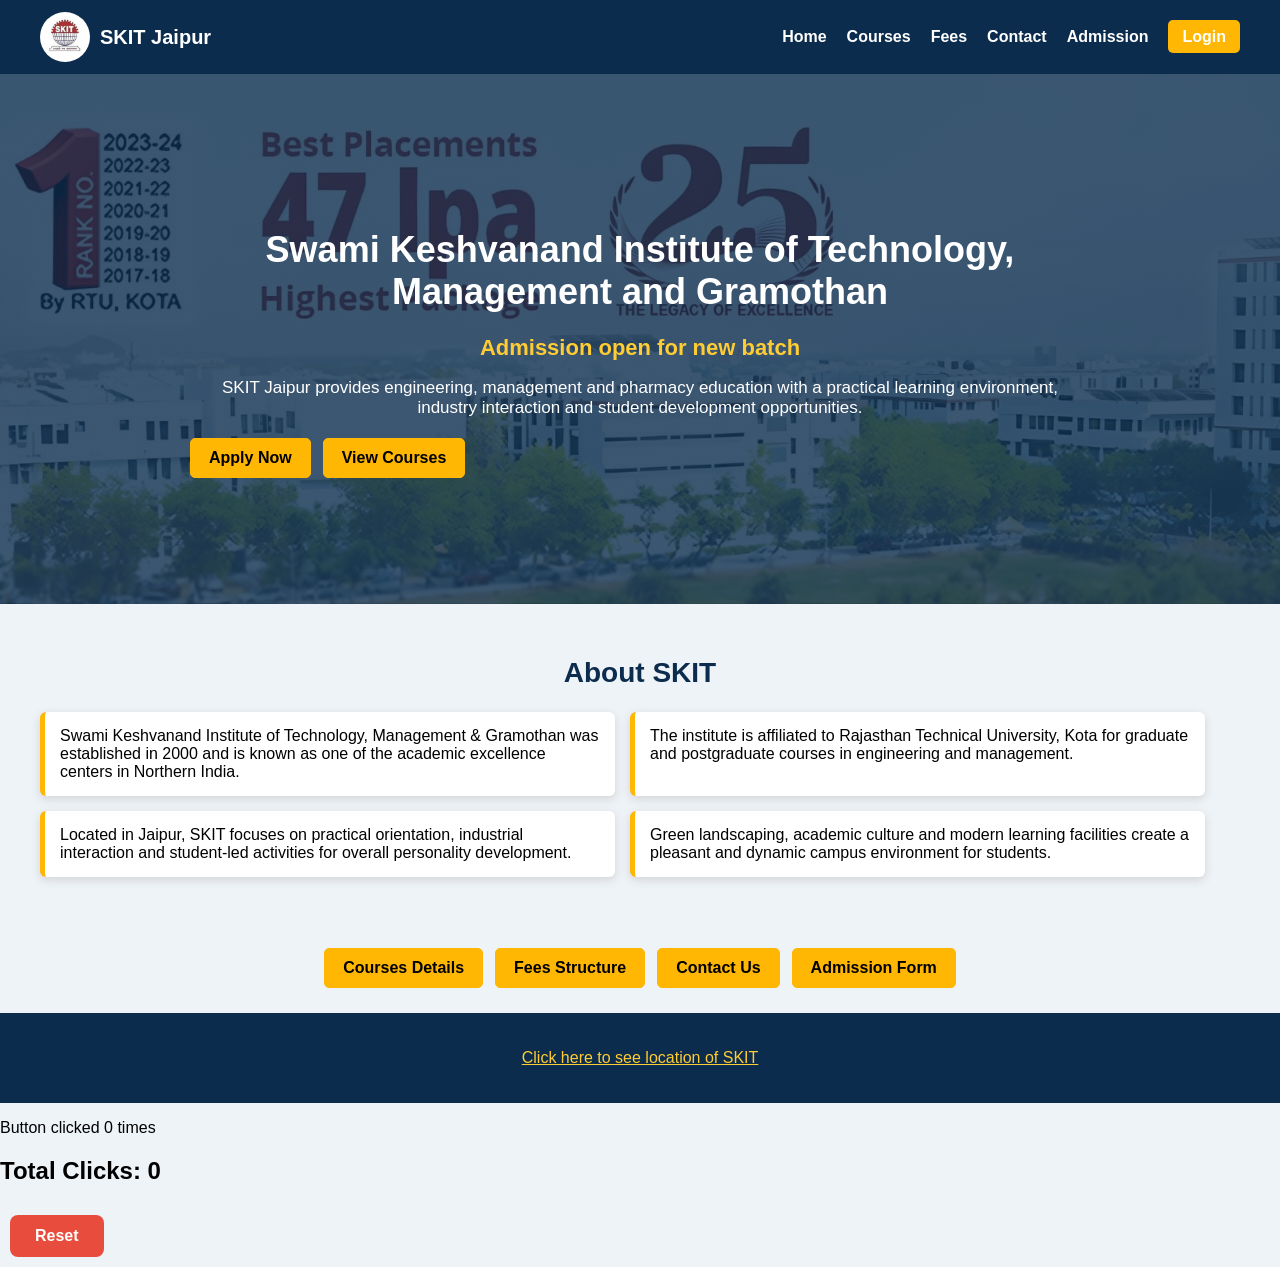
<file: 25ESKCS069/day 4 assignment(form validation)/index.html>
<!DOCTYPE html>
<html lang="en">
<head>
    <meta charset="UTF-8">
    <meta name="viewport" content="width=device-width, initial-scale=1.0">
    <title>home</title>
    <style>
        body {
            margin: 0;
            font-family: Arial, Helvetica, sans-serif;
            background-color: #eef3f8;
            color: black;
        }

        .navbar {
            display: flex;
            justify-content: space-between;
            align-items: center;
            background-color: #0b2c4d;
            padding: 12px 40px;
            box-shadow: 0 3px 10px gray;
        }

        .brand {
            display: flex;
            align-items: center;
            color: white;
            font-size: 20px;
            font-weight: bold;
        }

        .brand img {
            width: 50px;
            height: 50px;
            border-radius: 50%;
            margin-right: 10px;
        }

        .nav-links {
            display: flex;
            list-style: none;
            margin: 0;
            padding: 0;
        }

        .nav-links li {
            margin-left: 20px;
        }

        .nav-links a {
            color: white;
            text-decoration: none;
            font-weight: bold;
        }

        .nav-links a:hover {
            color: orange;
        }

        .login-btn {
            background-color: #ffb703;
            color: black;
            padding: 8px 14px;
            border-radius: 5px;
        }

        .login-btn:hover {
            background-color: white;
            color: navy;
        }

        .hero {
            display: flex;
            justify-content: center;
            align-items: center;
            padding: 50px 40px;
            background-image: linear-gradient(rgba(11, 44, 77, 0.8), rgba(11, 44, 77, 0.8)), url("skit.jpg");
            background-size: cover;
            background-position: center;
            color: white;
            min-height: 430px;
        }

        .hero-content {
            width: 75%;
            text-align: center;
        }

        .hero-content h1 {
            font-size: 36px;
            margin-bottom: 10px;
        }

        .hero-content h3 {
            color: #ffcc33;
            font-size: 22px;
            margin-bottom: 12px;
        }

        .hero-content p {
            font-size: 17px;
        }

        .hero-buttons {
            display: flex;
            gap: 12px;
            margin-top: 20px;
        }

        .btn {
            background-color: #ffb703;
            color: black;
            padding: 10px 18px;
            text-decoration: none;
            border-radius: 5px;
            font-weight: bold;
            border: 1px solid #ffb703;
        }

        .btn:hover {
            background-color: white;
            color: navy;
        }

        .section {
            padding: 30px 40px;
        }

        .section h2 {
            text-align: center;
            color: #0b2c4d;
            font-size: 28px;
        }

        .about-list {
            display: flex;
            flex-wrap: wrap;
            gap: 15px;
            list-style: none;
            padding: 0;
        }

        .about-list li {
            background-color: white;
            border-left: 5px solid #ffb703;
            padding: 15px;
            width: 45%;
            box-shadow: 0 3px 10px lightgray;
            border-radius: 6px;
        }

        .quick-links {
            display: flex;
            justify-content: center;
            gap: 12px;
            margin: 25px;
        }

        footer {
            background-color: #0b2c4d;
            color: white;
            text-align: center;
            padding: 20px;
        }

        footer a {
            color: #ffcc33;
        }

        @media (max-width: 800px) {
            .navbar {
                flex-direction: column;
            }

            .nav-links {
                margin-top: 12px;
                flex-wrap: wrap;
                justify-content: center;
            }

            .hero {
                flex-direction: column;
                text-align: center;
            }

            .hero-content {
                width: 100%;
            }

            .about-list li {
                width: 100%;
            }
        }
        button{
    padding: 12px 25px;
    margin: 10px;
    border: none;
    border-radius: 8px;
    font-size: 16px;
    font-weight: bold;
    cursor: pointer;
    transition: 0.3s ease;
}

/* Click Button */
#clickBtn{
    background-color: #00bcd4;
    color: white;
}

#clickBtn:hover{
    background-color: #0097a7;
    transform: scale(1.05);
}

/* Reset Button */
#resetBtn{
    background-color: #e74c3c;
    color: white;
}

#resetBtn:hover{
    background-color: #c0392b;
    transform: scale(1.05);
}
    </style>
</head>
<body>
    <nav class="navbar">
        <div class="brand">
            <img src="skit logo.jpg" alt="SKIT logo">
            <span>SKIT Jaipur</span>
        </div>
        <ul class="nav-links">
            <li><a href="index.html">Home</a></li>
            <li><a href="course.html">Courses</a></li>
            <li><a href="fee.html">Fees</a></li>
            <li><a href="contact.html">Contact</a></li>
            <li><a href="form.html">Admission</a></li>
            <li><a class="login-btn" id="login-btn" href="login form.html">Login</a></li>
        </ul>
    </nav>

    <main>
        <section class="hero">
            <div class="hero-content">
                <h1>Swami Keshvanand Institute of Technology, Management and Gramothan</h1>
                <h3>Admission open for new batch</h3>
                <p>
                    SKIT Jaipur provides engineering, management and pharmacy education with a practical learning
                    environment, industry interaction and student development opportunities.
                </p>
                <div class="hero-buttons">
                     <a class="btn" id="apply-btn" href="form.html">Apply Now</a>
                    <a class="btn" id="courses-btn" href="course.html">View Courses</a>
                </div>
            </div>

        </section>

        <section class="section">
            <h2>About SKIT</h2>
            <ul class="about-list">
                <li>
                    Swami Keshvanand Institute of Technology, Management & Gramothan was established in 2000 and is
                    known as one of the academic excellence centers in Northern India.
                </li>
                <li>
                    The institute is affiliated to Rajasthan Technical University, Kota for graduate and postgraduate
                    courses in engineering and management.
                </li>
                <li>
                    Located in Jaipur, SKIT focuses on practical orientation, industrial interaction and student-led
                    activities for overall personality development.
                </li>
                <li>
                    Green landscaping, academic culture and modern learning facilities create a pleasant and dynamic
                    campus environment for students.
                </li>
            </ul>
        </section>

        <div class="quick-links">
            <a class="btn" id="courses-details-btn" href="course.html">Courses Details</a>
            <a class="btn" id="fees-structure-btn" href="fee.html">Fees Structure</a>
            <a class="btn" id="contact-us-btn" href="contact.html">Contact Us</a>
            <a class="btn" id="admission-form-btn" href="form.html">Admission Form</a>
        </div>
    </main>

    <footer>
        <p>
            <a href="https://www.bing.com/maps?q=Swami+Keshvanand+Institute+of+Technology,+Management+&+Gramothan+(SKIT)&ss=ypid.YN8FDCC8DD6AB7B359&name=Swami+Keshvanand+Institute+of+Technology,+Management+&+Gramothan+(SKIT)&cp=26.823122024536133~75.86661529541016&lvl=15&ppois=26.823122024536133_75.86661529541016_Swami+Keshvanand+Institute+of+Technology,+Management+&+Gramothan+(SKIT)&style=r&trfc=&FORM=MPSRPL&mepi=0~~Embedded~LargeMapLink" target="_blank">
                Click here to see location of SKIT
            </a>
        </p>
    </footer>
    <p id="display">button clicked 0 times.</p>
    <h2>Total Clicks: <span id="count">0</span></h2>

<!-- <button id="clickBtn">Click Me</button> -->
<button id="resetBtn">Reset</button>
</body>
 <script>


let count = Number(localStorage.getItem("count")) || 0;
document.getElementById("display").textContent = `Button clicked ${count} times`;

const btns = document.querySelectorAll(".btn");

btns.forEach(function(btn) {
    btn.addEventListener("click", function() {
        count++;

        localStorage.setItem("count", count);

        document.getElementById("display").textContent =
            `Button clicked ${count} times`;

        alert(`Total Clicks: ${count}`);
    });
});
resetBtn.addEventListener("click", function () {
    count = 0;
    localStorage.setItem("count", count);
    countDisplay.textContent = count;
});

      </script>
</html>
</file>
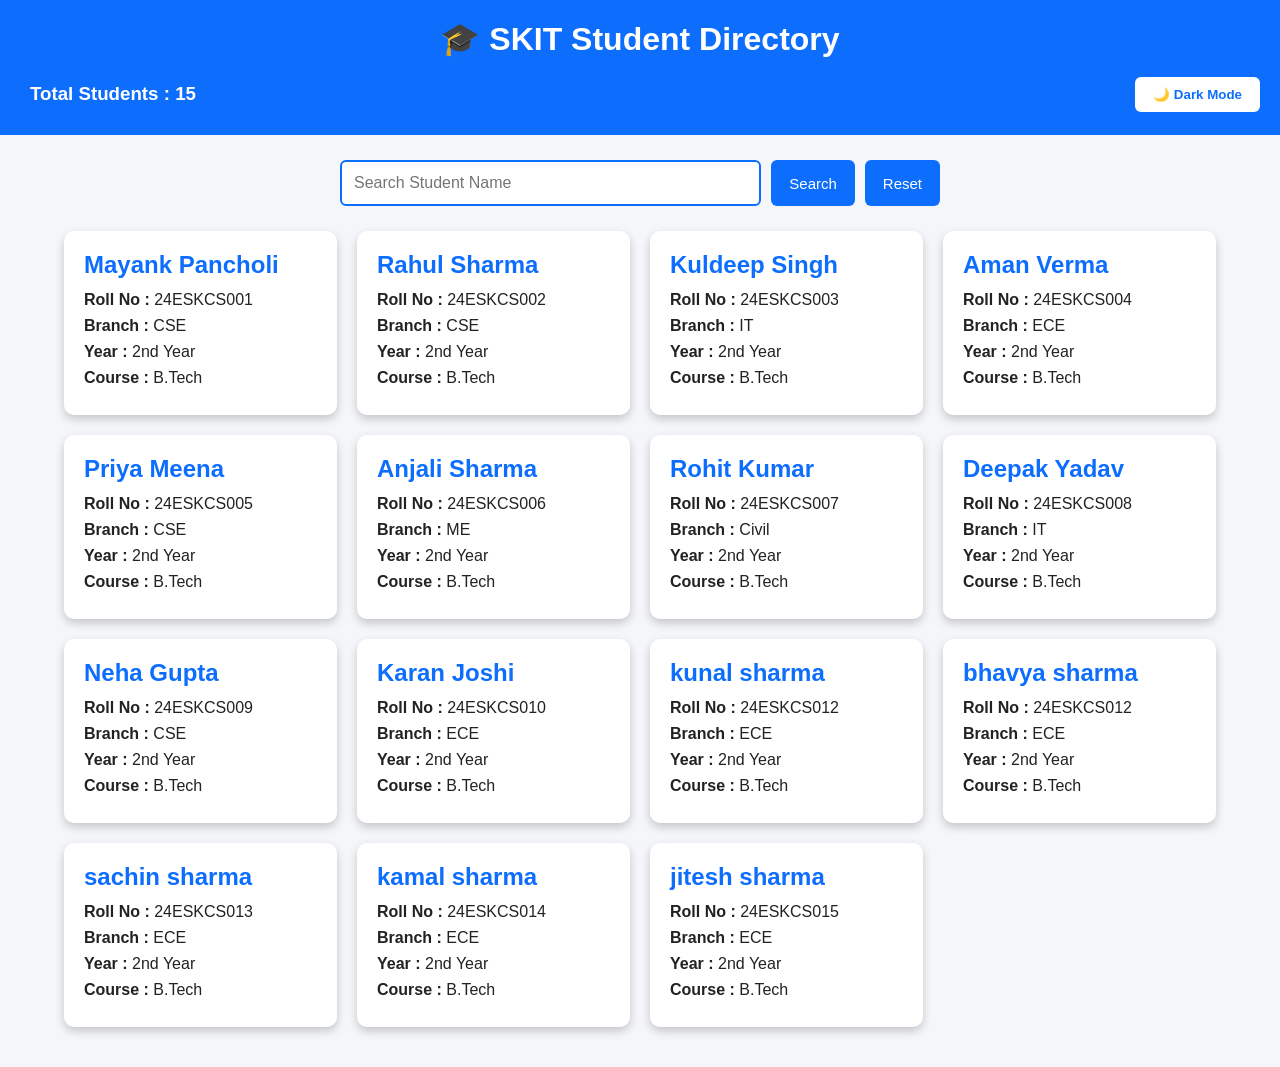
<file: 25ESKCS069/day 5 assignment/index.html>
<!DOCTYPE html>
<html lang="en">
<head>
    <meta charset="UTF-8">
    <meta name="viewport" content="width=device-width, initial-scale=1.0">
    <title>SKIT Student Directory</title>

    <link rel="stylesheet" href="style.css">
</head>
<body>

<header>
    <h1>🎓 SKIT Student Directory</h1>

    <div class="top-bar">

        <h3>Total Students : <span id="totalStudent">10</span></h3>

        <button id="modeBtn" onclick="darkMode()">
            🌙 Dark Mode
        </button>

    </div>

</header>

<div class="search-box">

<input
type="text"
id="search"
placeholder="Search Student Name">

<button onclick="searchStudent()">
Search
</button>

<button onclick="resetStudents()">
Reset
</button>

</div>

<div id="message"></div>

<div id="studentContainer">

</div>

<script src="script.js"></script>

</body>
</html>
</file>
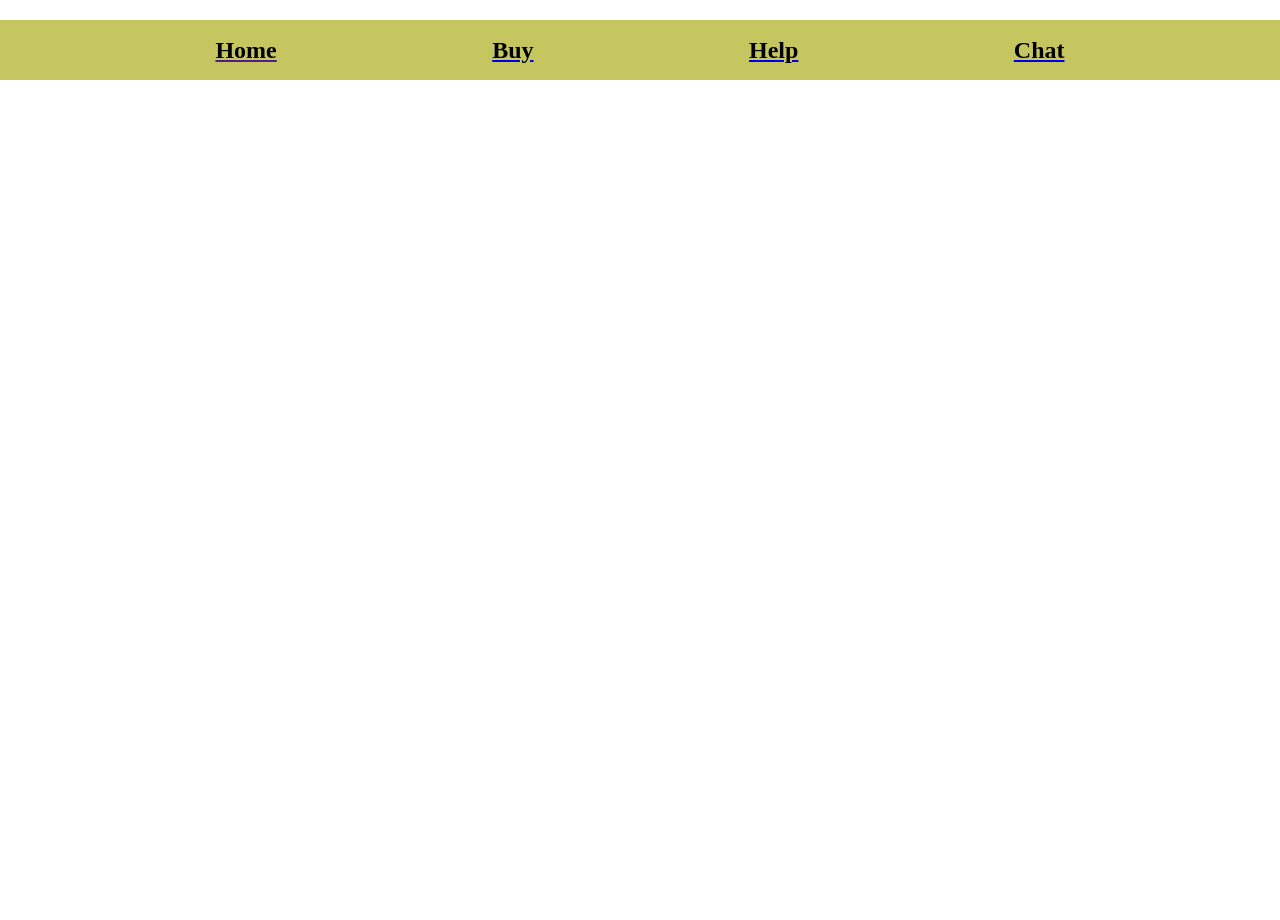
<file: 25ESKCS069/Day-3/index.html>
<!DOCTYPE html>
<html lang="en">
<head>
    <meta charset="UTF-8">
    <meta name="viewport" content="width=device-width, initial-scale=1.0">
    <title>Navbar
    </title>
    <link rel="stylesheet" href="style.css">
</head>
<body>
   <div id="main">
    <div class="bar">
      <a href=""> <h2> Home </h2></a>
      <a href="#"> <h2> Buy </h2></a>
      <a href="#"> <h2> Help </h2></a>
      <a href="#"> <h2> Chat </h2></a>
    </div>
   </div>
    
</body>
</html>
</file>
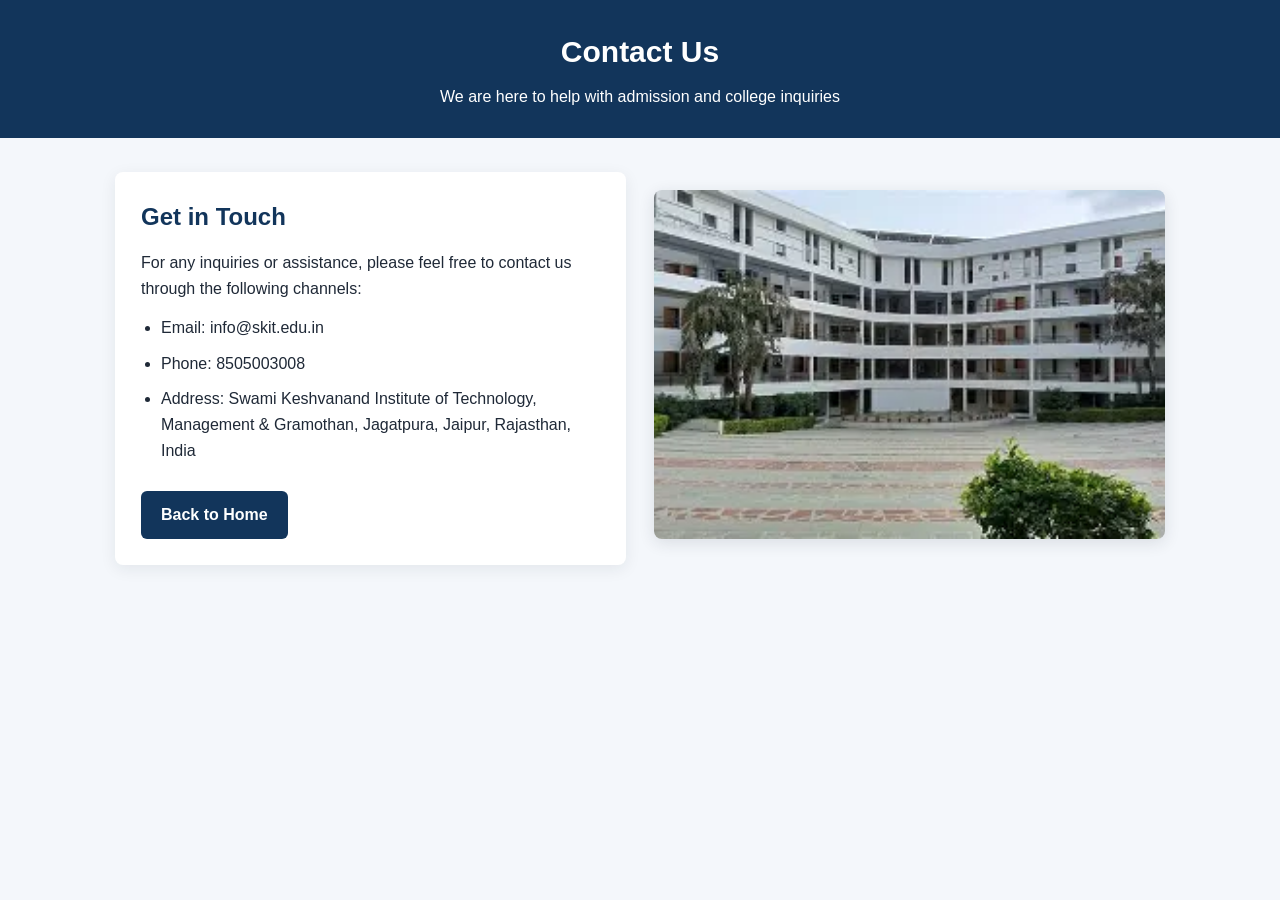
<file: 25ESKCS069/day 4 assignment(form validation)/contact.html>
<!DOCTYPE html>
<html lang="en">
<head>
    <meta charset="UTF-8">
    <meta name="viewport" content="width=device-width, initial-scale=1.0">
    <title>Contact Us</title>
    <style>
        * {
            box-sizing: border-box;
            margin: 0;
            padding: 0;
            font-family: Arial, Helvetica, sans-serif;
        }

        body {
            background-color: #f4f7fb;
            color: #1f2937;
            line-height: 1.6;
        }

        header {
            background-color: #12355b;
            color: white;
            text-align: center;
            padding: 28px 20px;
        }

        header h1 {
            font-size: 30px;
            margin-bottom: 8px;
        }

        .contact-section {
            display: flex;
            align-items: center;
            gap: 28px;
            width: min(1050px, 92%);
            margin: 34px auto;
        }

        .contact-card {
            flex: 1 1 360px;
            background-color: white;
            padding: 26px;
            border-radius: 8px;
            box-shadow: 0 4px 16px rgba(31, 41, 55, 0.08);
        }

        .contact-card h2 {
            color: #12355b;
            margin-bottom: 14px;
        }

        .contact-card ul {
            padding-left: 20px;
            margin-top: 14px;
        }

        .contact-card li {
            margin-bottom: 10px;
        }

        .contact-image {
            flex: 1 1 360px;
        }

        .contact-image img {
            width: 100%;
            border-radius: 8px;
            box-shadow: 0 4px 16px rgba(31, 41, 55, 0.12);
        }

        .btn {
            display: inline-block;
            margin-top: 18px;
            padding: 11px 20px;
            border-radius: 6px;
            background-color: #12355b;
            color: white;
            text-decoration: none;
            font-weight: bold;
        }

        .btn:hover {
            background-color: #0b2440;
        }

        @media (max-width: 800px) {
            .contact-section {
                flex-direction: column;
            }
        }
    </style>
</head>
<body>
    <header>
        <h1>Contact Us</h1>
        <p>We are here to help with admission and college inquiries</p>
    </header>

    <main class="contact-section">
        <section class="contact-card">
            <h2>Get in Touch</h2>
            <p>For any inquiries or assistance, please feel free to contact us through the following channels:</p>
            <ul>
                <li>Email: info@skit.edu.in</li>
                <li>Phone: 8505003008</li>
                <li>Address: Swami Keshvanand Institute of Technology, Management & Gramothan, Jagatpura, Jaipur, Rajasthan, India</li>
            </ul>
            <a class="btn" href="index.html">Back to Home</a>
        </section>

        <div class="contact-image">
            <img src="contact.webp" alt="Contact SKIT">
        </div>
    </main>
</body>
</html>
</file>
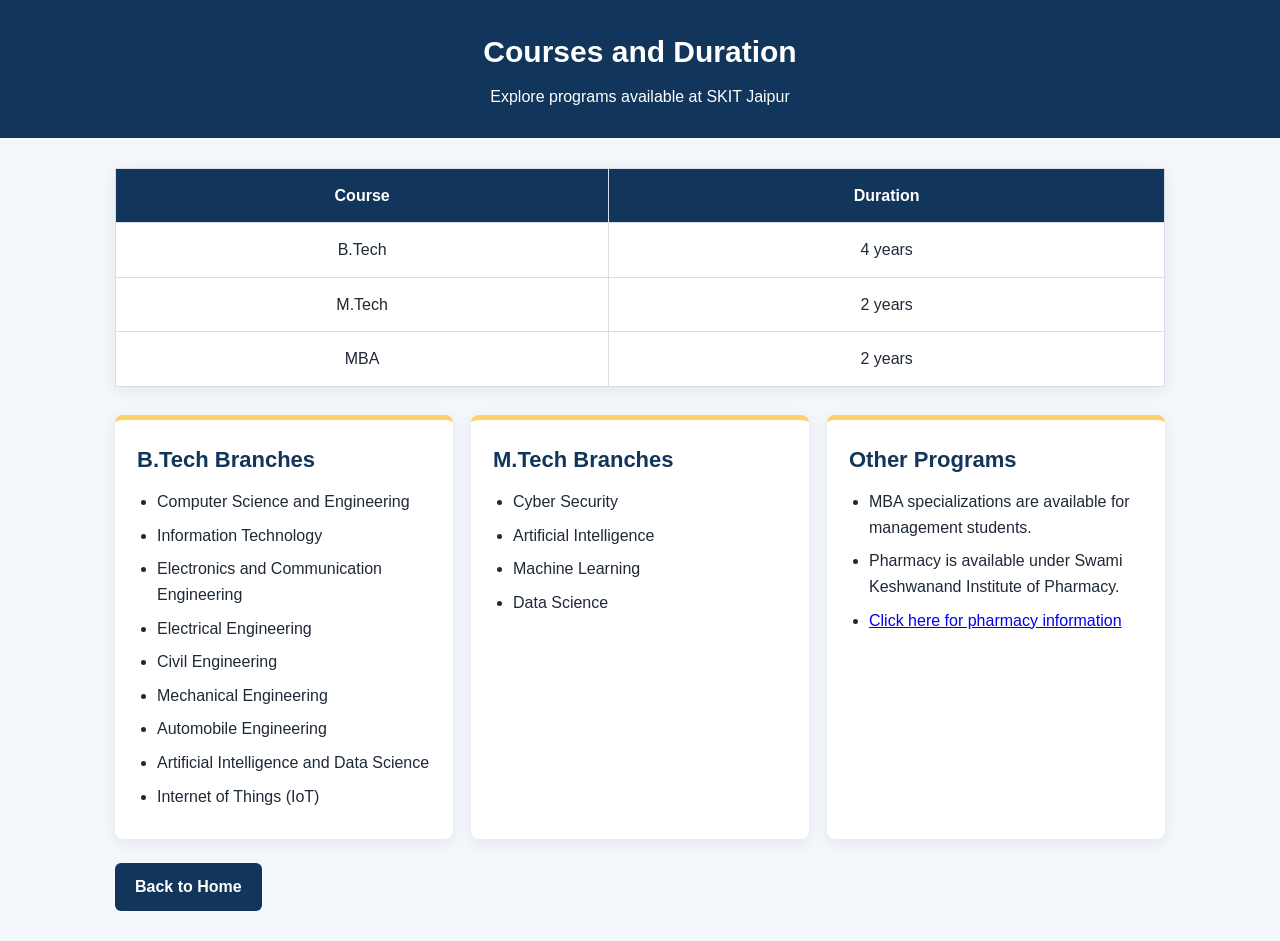
<file: 25ESKCS069/day 4 assignment(form validation)/course.html>
<!DOCTYPE html>
<html lang="en">
<head>
    <meta charset="UTF-8">
    <meta name="viewport" content="width=device-width, initial-scale=1.0">
    <title>Courses</title>
    <style>
        * {
            box-sizing: border-box;
            margin: 0;
            padding: 0;
            font-family: Arial, Helvetica, sans-serif;
        }

        body {
            background-color: #f4f7fb;
            color: #1f2937;
            line-height: 1.6;
        }

        header {
            background-color: #12355b;
            color: white;
            text-align: center;
            padding: 28px 20px;
        }

        header h1 {
            font-size: 30px;
            margin-bottom: 8px;
        }

        .container {
            width: min(1050px, 92%);
            margin: 30px auto;
        }

        table {
            width: 100%;
            border-collapse: collapse;
            background-color: white;
            box-shadow: 0 4px 16px rgba(31, 41, 55, 0.08);
            margin-bottom: 28px;
        }

        th {
            background-color: #12355b;
            color: white;
        }

        th,
        td {
            border: 1px solid #d6dee8;
            padding: 14px;
            text-align: center;
        }

        .course-grid {
            display: flex;
            flex-wrap: wrap;
            gap: 18px;
        }

        .course-card {
            flex: 1 1 280px;
            background-color: white;
            padding: 22px;
            border-radius: 8px;
            border-top: 5px solid #ffd166;
            box-shadow: 0 4px 16px rgba(31, 41, 55, 0.08);
        }

        .course-card h2 {
            color: #12355b;
            font-size: 22px;
            margin-bottom: 12px;
        }

        .course-card ul {
            padding-left: 20px;
        }

        .course-card li {
            margin-bottom: 8px;
        }

        .btn {
            display: inline-block;
            margin-top: 24px;
            padding: 11px 20px;
            border-radius: 6px;
            background-color: #12355b;
            color: white;
            text-decoration: none;
            font-weight: bold;
        }

        .btn:hover {
            background-color: #0b2440;
        }
    </style>
</head>
<body>
    <header>
        <h1>Courses and Duration</h1>
        <p>Explore programs available at SKIT Jaipur</p>
    </header>

    <main class="container">
        <table>
            <tr>
                <th>Course</th>
                <th>Duration</th>
            </tr>
            <tr>
                <td>B.Tech</td>
                <td>4 years</td>
            </tr>
            <tr>
                <td>M.Tech</td>
                <td>2 years</td>
            </tr>
            <tr>
                <td>MBA</td>
                <td>2 years</td>
            </tr>
        </table>

        <div class="course-grid">
            <section class="course-card">
                <h2>B.Tech Branches</h2>
                <ul>
                    <li>Computer Science and Engineering</li>
                    <li>Information Technology</li>
                    <li>Electronics and Communication Engineering</li>
                    <li>Electrical Engineering</li>
                    <li>Civil Engineering</li>
                    <li>Mechanical Engineering</li>
                    <li>Automobile Engineering</li>
                    <li>Artificial Intelligence and Data Science</li>
                    <li>Internet of Things (IoT)</li>
                </ul>
            </section>

            <section class="course-card">
                <h2>M.Tech Branches</h2>
                <ul>
                    <li>Cyber Security</li>
                    <li>Artificial Intelligence</li>
                    <li>Machine Learning</li>
                    <li>Data Science</li>
                </ul>
            </section>

            <section class="course-card">
                <h2>Other Programs</h2>
                <ul>
                    <li>MBA specializations are available for management students.</li>
                    <li>Pharmacy is available under Swami Keshwanand Institute of Pharmacy.</li>
                    <li><a href="https://www.skipjpr.org/" target="_blank">Click here for pharmacy information</a></li>
                </ul>
            </section>
        </div>

        <a class="btn" href="index.html">Back to Home</a>
    </main>
</body>
</html>
</file>
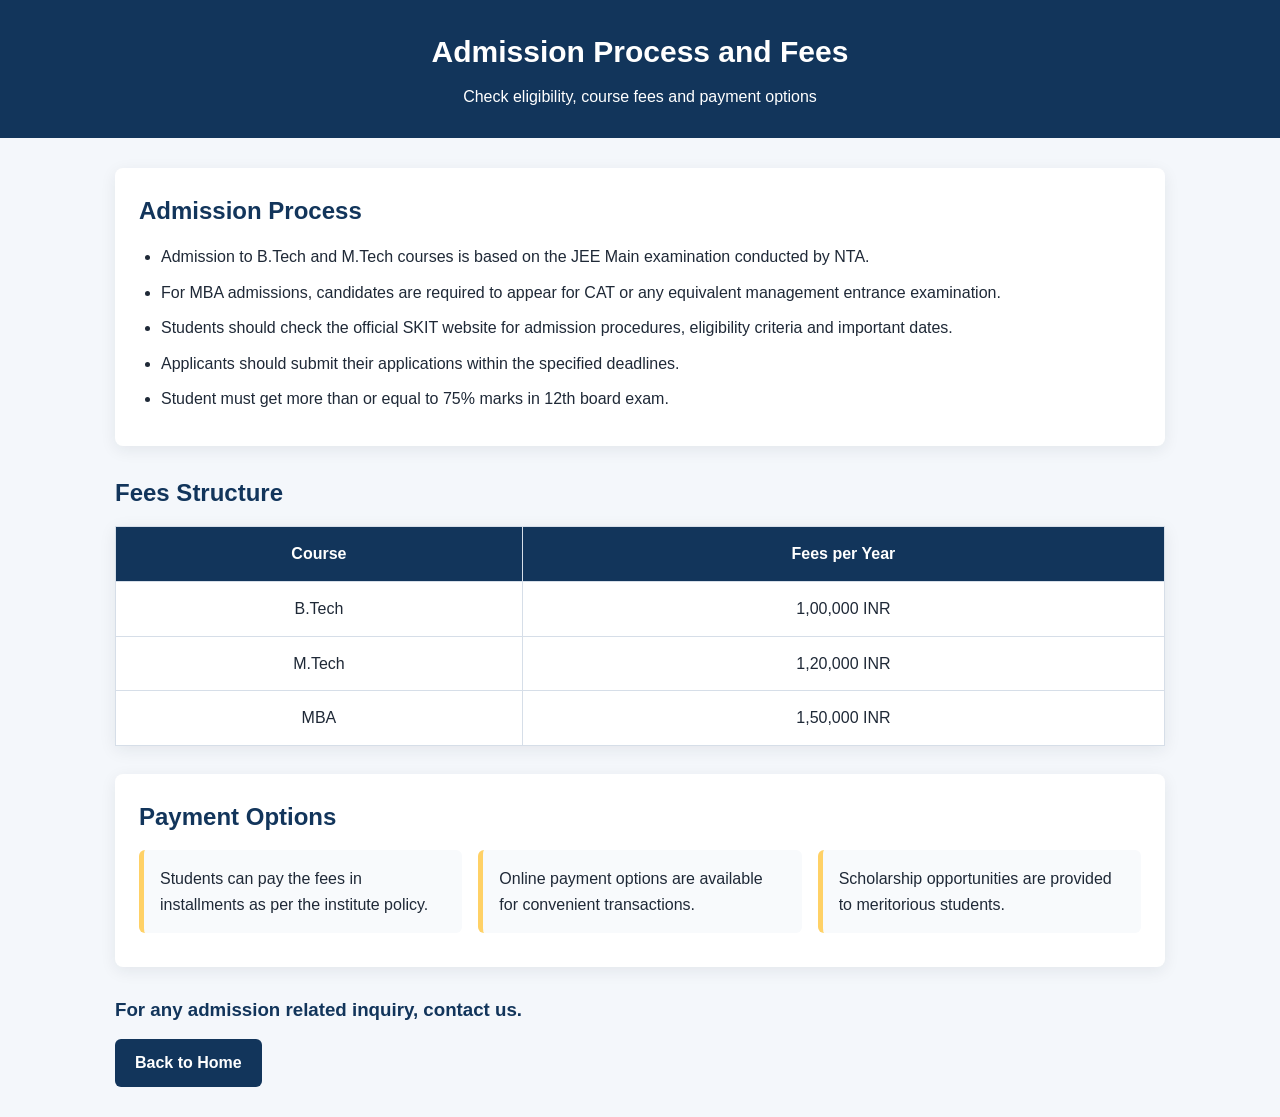
<file: 25ESKCS069/day 4 assignment(form validation)/fee.html>
<!DOCTYPE html>
<html lang="en">
<head>
    <meta charset="UTF-8">
    <meta name="viewport" content="width=device-width, initial-scale=1.0">
    <title>Fees</title>
    <style>
        * {
            box-sizing: border-box;
            margin: 0;
            padding: 0;
            font-family: Arial, Helvetica, sans-serif;
        }

        body {
            background-color: #f4f7fb;
            color: #1f2937;
            line-height: 1.6;
        }

        header {
            background-color: #12355b;
            color: white;
            text-align: center;
            padding: 28px 20px;
        }

        header h1 {
            font-size: 30px;
            margin-bottom: 8px;
        }

        .container {
            width: min(1050px, 92%);
            margin: 30px auto;
        }

        .info-card,
        .payment-card {
            background-color: white;
            padding: 24px;
            border-radius: 8px;
            box-shadow: 0 4px 16px rgba(31, 41, 55, 0.08);
            margin-bottom: 28px;
        }

        h2,
        h3 {
            color: #12355b;
            margin-bottom: 14px;
        }

        ul {
            padding-left: 22px;
        }

        li {
            margin-bottom: 10px;
        }

        table {
            width: 100%;
            border-collapse: collapse;
            background-color: white;
            box-shadow: 0 4px 16px rgba(31, 41, 55, 0.08);
            margin-bottom: 28px;
        }

        th {
            background-color: #12355b;
            color: white;
        }

        th,
        td {
            border: 1px solid #d6dee8;
            padding: 14px;
            text-align: center;
        }

        .payment-options {
            display: flex;
            flex-wrap: wrap;
            gap: 16px;
            list-style: none;
            padding-left: 0;
        }

        .payment-options li {
            flex: 1 1 240px;
            border-left: 5px solid #ffd166;
            background-color: #f8fafc;
            padding: 16px;
            border-radius: 6px;
        }

        .btn {
            display: inline-block;
            padding: 11px 20px;
            border-radius: 6px;
            background-color: #12355b;
            color: white;
            text-decoration: none;
            font-weight: bold;
        }

        .btn:hover {
            background-color: #0b2440;
        }
    </style>
</head>
<body>
    <header>
        <h1>Admission Process and Fees</h1>
        <p>Check eligibility, course fees and payment options</p>
    </header>

    <main class="container">
        <section class="info-card">
            <h2>Admission Process</h2>
            <ul>
                <li>Admission to B.Tech and M.Tech courses is based on the JEE Main examination conducted by NTA.</li>
                <li>For MBA admissions, candidates are required to appear for CAT or any equivalent management entrance examination.</li>
                <li>Students should check the official SKIT website for admission procedures, eligibility criteria and important dates.</li>
                <li>Applicants should submit their applications within the specified deadlines.</li>
                <li>Student must get more than or equal to 75% marks in 12th board exam.</li>
            </ul>
        </section>

        <h2>Fees Structure</h2>
        <table>
            <tr>
                <th>Course</th>
                <th>Fees per Year</th>
            </tr>
            <tr>
                <td>B.Tech</td>
                <td>1,00,000 INR</td>
            </tr>
            <tr>
                <td>M.Tech</td>
                <td>1,20,000 INR</td>
            </tr>
            <tr>
                <td>MBA</td>
                <td>1,50,000 INR</td>
            </tr>
        </table>

        <section class="payment-card">
            <h2>Payment Options</h2>
            <ul class="payment-options">
                <li>Students can pay the fees in installments as per the institute policy.</li>
                <li>Online payment options are available for convenient transactions.</li>
                <li>Scholarship opportunities are provided to meritorious students.</li>
            </ul>
        </section>

        <h3>For any admission related inquiry, contact us.</h3>
        <a class="btn" href="index.html">Back to Home</a>
    </main>
</body>
</html>
</file>
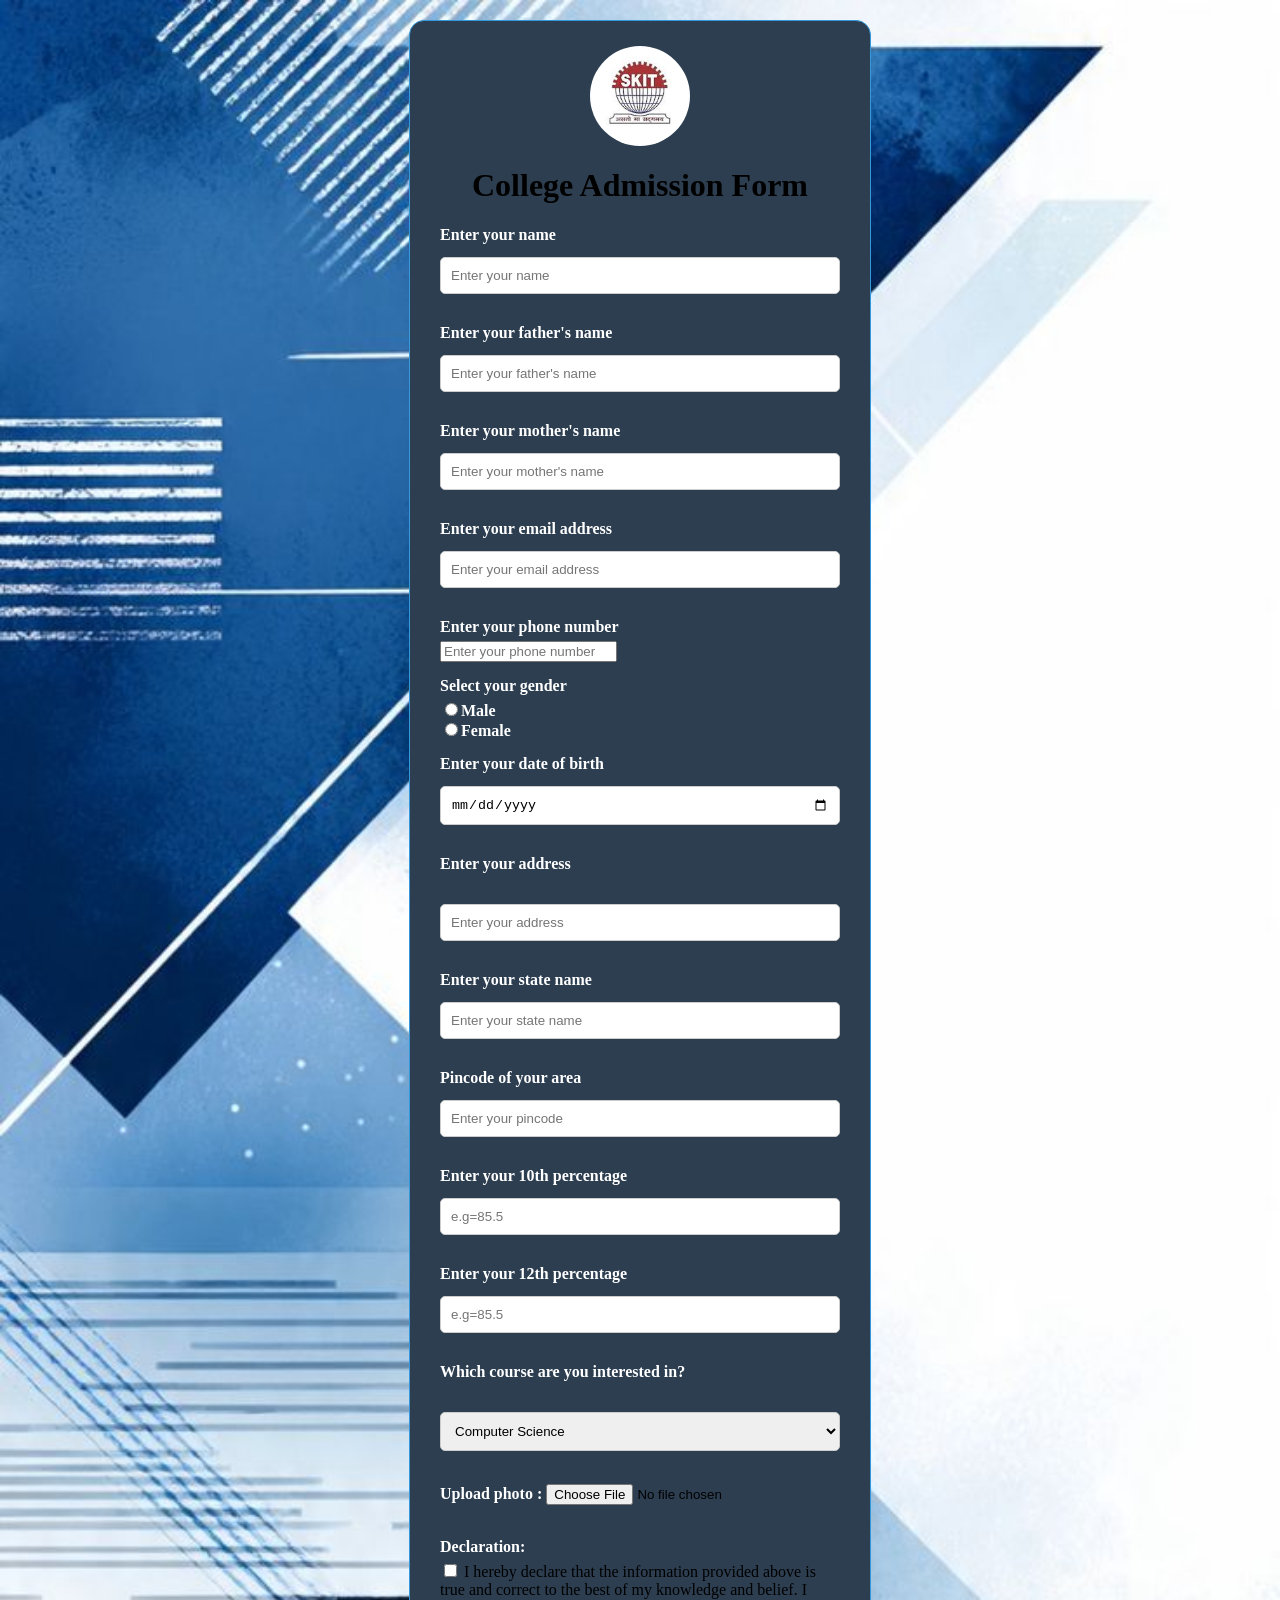
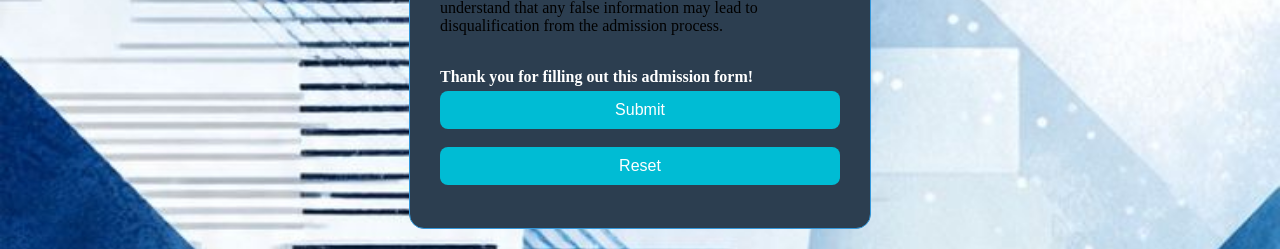
<file: 25ESKCS069/day 4 assignment(form validation)/form.html>
<!DOCTYPE html>
<html lang="en">
<head>
    <meta charset="UTF-8">
    <meta name="viewport" content="width=device-width, initial-scale=1.0">
    <title>Admission Form</title>
</head>
<body>
   <style>
        body{
            margin: 0;
            background-image: url('background 5.jpg');
            background-size: cover;
            display: flex;
            justify-content: center;
            align-items: center;
            min-height: 100vh;
            
        }
        p ,label{
            color: white;
            margin-top:15px;
            margin-bottom: 5px;
            font-size: 16px;
            font-weight: bold;
        }
        .container{
            width:400px;
            background-color: #2c3e50;
            border:1px solid #3498db;
            border-radius: 15px;
            padding: 25px 30px 25px 30px;
            margin: 20px auto;
            box-shadow: 0 10 25px rgba(0,0,0,0.5);
        }
        h2{

            margin-bottom: 20px;
            text-align: center;
            color: white;
            text-shadow: 2px 2px 5px black;
            font-size: 32px; 
        }
        input[type="text"],
         input[type="email"], 
         input[type="number"],
          input[type="date"],
           select,
            textarea{
            width: 100%;
            padding: 10px;
            margin: 8px 0 15px;
            border: 1px solid #ccc;
            border-radius: 5px;
            box-sizing: border-box;
        }
        button{
            width: 100%;
            padding: 10px ;
            background-color:#00bcd4;
            color: white;
            border: none;
            border-radius: 8px;
            cursor: pointer;
            font-size: 16px;
            transition: 0.3s;
        }
        button:hover{
            background-color: #0097a7;
            transform: scale(1.05);
        }
        </style>
<body>
    <div class="container">
        <img src="skit logo.jpg" alt="Logo" style="display: block; margin: 0 auto; width: 100px; height: 100px; border-radius: 50%;">
        <h1 align="center">College Admission Form</h1>
        <form id="admissionForm" action="" method="post">
        <p>Enter your name</p>
        <input type="text" id="name" placeholder ="Enter your name" required>
        <br>
        <p>Enter your father's name</p>
        <input type="text" id="fatherName" placeholder ="Enter your father's name" required>
        <br>
        <p>Enter your mother's name</p>
        <input type="text" id="motherName" placeholder ="Enter your mother's name" required>
        <br>
        <p>Enter your email address</p>
        <input type="email" id="email" placeholder ="Enter your email address" required>
        <br>
        <p>Enter your phone number</p>
        <input type="tel" id="phone" placeholder ="Enter your phone number" required>
        <br>
        <p>Select your gender</p>
        <label for ="id 100">
            <input type ="radio" value="male" name ="gender" id="100">Male
        </label>
        <br>        
        <label for ="id 101">
            <input type ="radio" value ="female" name ="gender" id="101">Female
        </label>
        <br>
        <p>Enter your date of birth</p>
        <input type ="date" id="dob" required>
        <br>
        <p>Enter your address</p>
        <br>
        <input type="text" id="address" placeholder ="Enter your address" required>
        <br>
        <p>Enter your state name</p>
        <input type="text" id="state" placeholder="Enter your state name" required>
        <br>
        <p>Pincode of your area </p>
        <input type="number" id="pincode" placeholder="Enter your pincode" required>
        <br>
        <p>Enter your 10th percentage</p>
        <input type="number" id="tenth" placeholder="e.g=85.5" min="0" max="100" step="0.001" required>
        <br>
        <p>Enter your 12th percentage</p>
        <input type="number" id="twelfth"  placeholder="e.g=85.5" min="0" max="100" step="0.001" required>
        <br>
        <p>Which course are you interested in?</p>
        <br>
        <select name ="course" id="course" required>
            <option value="computer_science">Computer Science</option>
            <br>
            <option value="mechanical_engineering">Mechanical Engineering</option>
            <br>
            <option value="civil_engineering">Civil Engineering</option>
            <br>
            <option value="electrical_engineering">Electrical Engineering</option>
            <br>
        </select>
        <br><br>
        <label>Upload photo :</label>
        <input type="file" name="photo" id="photo" accept =".jpg,.jpeg,.png" required> 
        <br><br>
        <p><b>Declaration:</b></p>
        <input type="checkbox" id="declaration" name="declaration" value="agree" required> I hereby declare that the information provided above is true and correct to the best of my knowledge and belief. I understand that any false information may lead to disqualification from the admission process.
        <br><br>
        <p><b>Thank you for filling out this admission form!</b></p>
        <button type="submit">Submit</button>
        <br><br>
         <button type="reset">Reset</button>
         <br><br>
         
    </form>
<script>
const form = document.getElementById("admissionForm");

form.addEventListener("submit", function(e) {

    e.preventDefault();   // Page reload नहीं होगा

    let name = document.getElementById("name").value.trim();
    let father = document.getElementById("fatherName").value.trim();
    let mother = document.getElementById("motherName").value.trim();
    let email = document.getElementById("email").value.trim();
    let phone = document.getElementById("phone").value.trim();
    let dob = document.getElementById("dob").value;
    let address = document.getElementById("address").value.trim();
    let state = document.getElementById("state").value.trim();
    let pincode = document.getElementById("pincode").value.trim();
    let tenth = document.getElementById("tenth").value;
    let twelfth = document.getElementById("twelfth").value;
    let photo = document.getElementById("photo").value;
    let declaration = document.getElementById("declaration").checked;

    let gender = document.querySelector('input[name="gender"]:checked');

    if(name.length < 3){
        alert("Enter a valid name.");
        return;
    }

    if(father.length < 3){
        alert("Enter a valid father's name.");
        return;
    }

    if(mother.length < 3){
        alert("Enter a valid mother's name.");
        return;
    }

    let emailPattern = /^[^ ]+@[^ ]+\.[a-z]{2,3}$/;
    if(!emailPattern.test(email)){
        alert("Enter a valid email.");
        return;
    }

    let phonePattern = /^[6-9]\d{9}$/;
    if(!phonePattern.test(phone)){
        alert("Phone number must be 10 digits.");
        return;
    }

    if(!gender){
        alert("Please select your gender.");
        return;
    }

    if(dob === ""){
        alert("Select your date of birth.");
        return;
    }

    if(address.length < 5){
        alert("Enter your address.");
        return;
    }

    if(state.length < 3){
        alert("Enter your state.");
        return;
    }

    if(!/^\d{6}$/.test(pincode)){
        alert("Pincode must be 6 digits.");
        return;
    }

    if(tenth < 0 || tenth > 100){
        alert("10th percentage must be between 0 and 100.");
        return;
    }

    if(twelfth < 0 || twelfth > 100){
        alert("12th percentage must be between 0 and 100.");
        return;
    }

    if(photo === ""){
        alert("Please upload your photo.");
        return;
    }

    if(!declaration){
        alert("Please accept the declaration.");
        return;
    }
    alert("Form Submitted Successfully!");

    window.location.href = "home.html";

});
</script>
</html>    
</body>
</html>
</file>
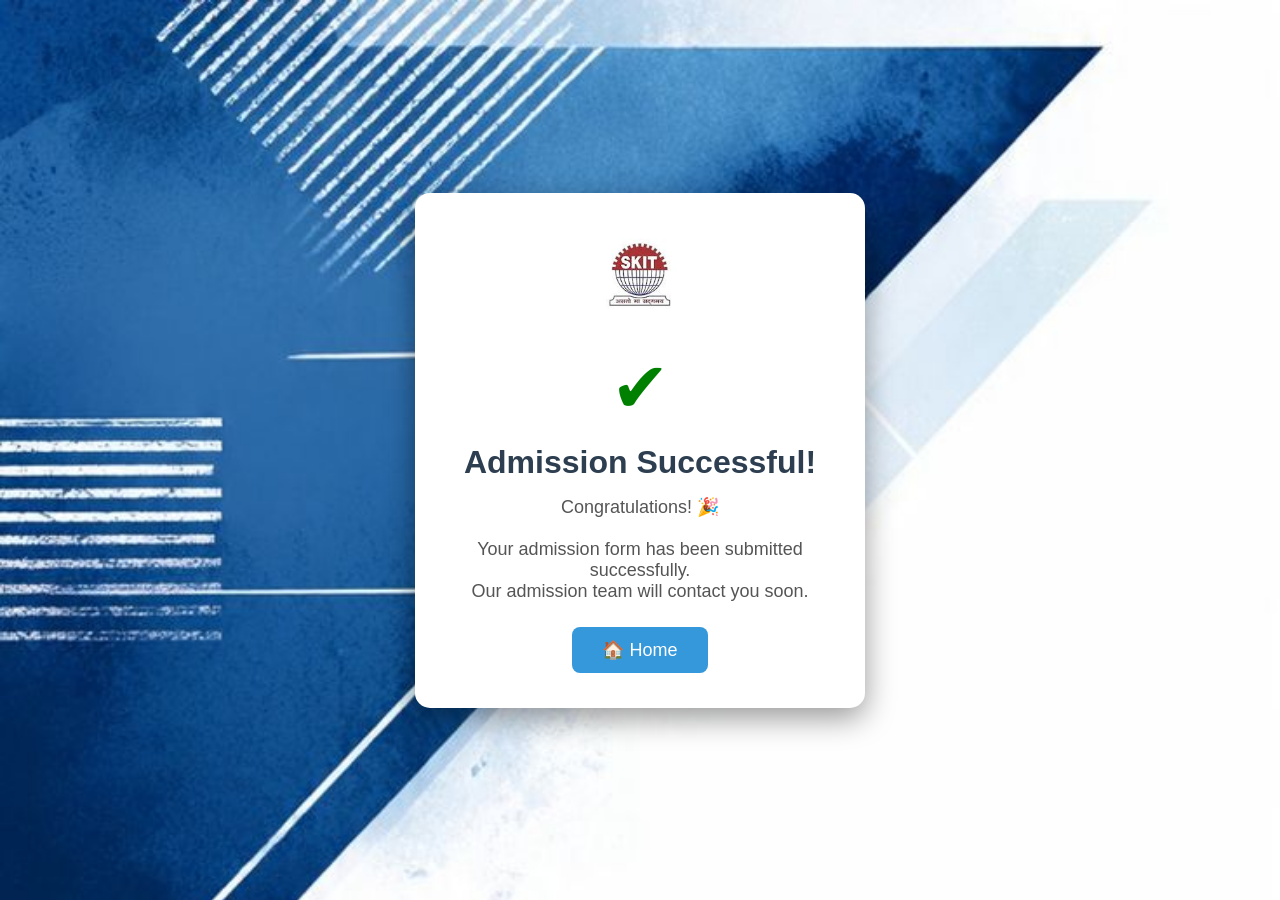
<file: 25ESKCS069/day 4 assignment(form validation)/home.html>
<!DOCTYPE html>
<html lang="en">
<head>
<meta charset="UTF-8">
<meta name="viewport" content="width=device-width, initial-scale=1.0">
<title>Admission Successful</title>

<style>
*{
    margin:0;
    padding:0;
    box-sizing:border-box;
    font-family:Arial, Helvetica, sans-serif;
}

body{
    height:100vh;
    display:flex;
    justify-content:center;
    align-items:center;
    background:url("background 5.jpg");
    background-size:cover;
}

.container{
    width:450px;
    background:white;
    padding:35px;
    text-align:center;
    border-radius:15px;
    box-shadow:0 10px 30px rgba(0,0,0,.4);
}

.logo{
    width:100px;
    height:100px;
    border-radius:50%;
    margin-bottom:15px;
}

.tick{
    font-size:70px;
    color:green;
}

h1{
    color:#2c3e50;
    margin:15px 0;
}

p{
    color:#555;
    margin-bottom:25px;
    font-size:18px;
}

button{
    background:#3498db;
    color:white;
    border:none;
    padding:12px 30px;
    font-size:18px;
    border-radius:8px;
    cursor:pointer;
}

button:hover{
    background:#2980b9;
}
</style>

</head>
<body>

<div class="container">

    <img src="skit logo.jpg" class="logo" alt="SKIT Logo">

    <div class="tick">✔</div>

    <h1>Admission Successful!</h1>

    <p>
        Congratulations! 🎉<br><br>
        Your admission form has been submitted successfully.
        <br>
        Our admission team will contact you soon.
    </p>

    <button onclick="goHome()">🏠 Home</button>

</div>
</body>
</body>
</html>
</file>
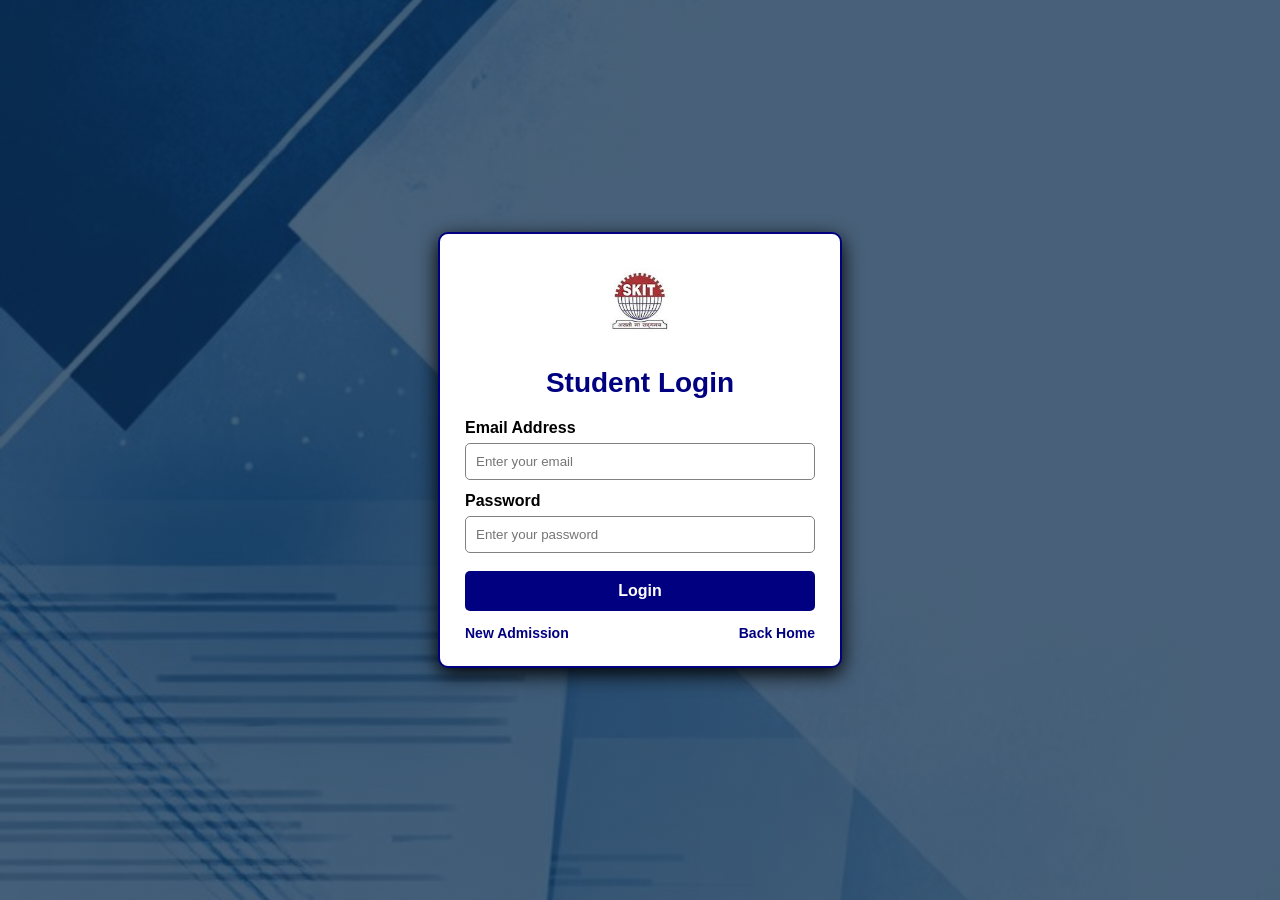
<file: 25ESKCS069/day 4 assignment(form validation)/login form.html>
<!DOCTYPE html>
<html lang="en">
<head>
    <meta charset="UTF-8">
    <meta name="viewport" content="width=device-width, initial-scale=1.0">
    <title>Student Login</title>
    <style>
        body {
            margin: 0;
            font-family: Arial, Helvetica, sans-serif;
            background-image: linear-gradient(rgba(11, 44, 77, 0.75), rgba(11, 44, 77, 0.75)), url("background 5.jpg");
            background-size: cover;
            background-position: center;
            min-height: 100vh;
            display: flex;
            justify-content: center;
            align-items: center;
        }

        .login-box {
            width: 350px;
            background-color: white;
            padding: 25px;
            border: 2px solid navy;
            border-radius: 10px;
            box-shadow: 0 6px 20px black;
        }

        .login-box img {
            display: block;
            width: 90px;
            height: 90px;
            border-radius: 50%;
            margin: 0 auto 10px;
        }

        h1 {
            text-align: center;
            color: navy;
            font-size: 28px;
            margin-bottom: 20px;
        }

        label {
            display: block;
            margin-top: 12px;
            font-weight: bold;
        }

        input {
            width: 100%;
            padding: 10px;
            margin-top: 6px;
            border: 1px solid gray;
            border-radius: 5px;
            box-sizing: border-box;
        }

        button {
            width: 100%;
            margin-top: 18px;
            padding: 11px;
            background-color: navy;
            color: white;
            border: none;
            border-radius: 5px;
            font-size: 16px;
            font-weight: bold;
            cursor: pointer;
        }

        button:hover {
            background-color: #164d80;
        }

        .links {
            display: flex;
            justify-content: space-between;
            margin-top: 14px;
        }

        .links a {
            color: navy;
            font-size: 14px;
            text-decoration: none;
            font-weight: bold;
        }

        .links a:hover {
            text-decoration: underline;
        }
    </style>
</head>
<body>
    <div class="login-box">
        <img src="skit logo.jpg" alt="SKIT logo">
        <h1>Student Login</h1>

        <form>
            <label for="email">Email Address</label>
            <input type="email" id="email" name="email" placeholder="Enter your email" required>

            <label for="password">Password</label>
            <input type="password" id="password" name="password" placeholder="Enter your password" required>

            <button type="submit">Login</button>
        </form>

        <div class="links">
            <a href="form.html">New Admission</a>
            <a href="index.html">Back Home</a>
        </div>
    </div>
    
</body>
</html>
</file>
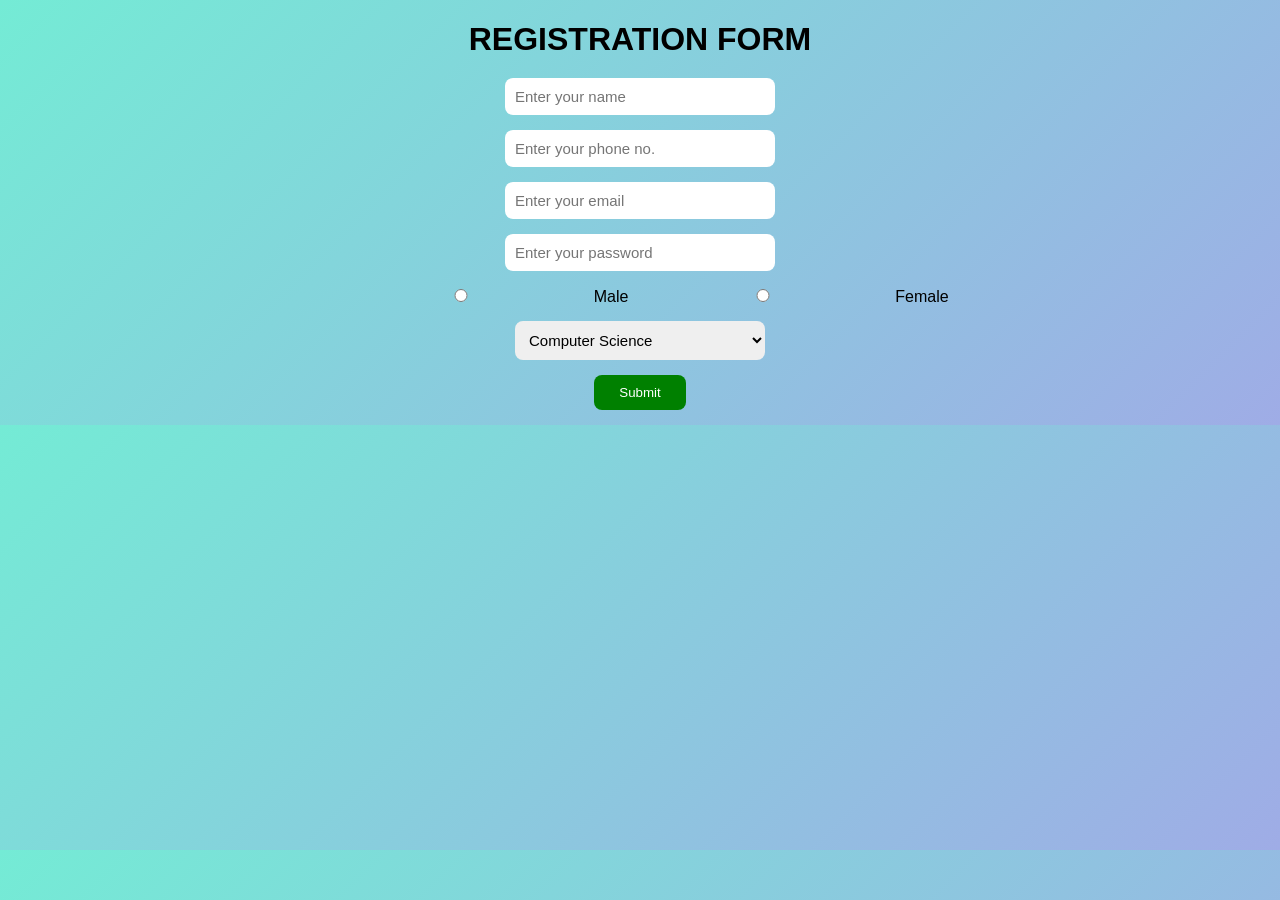
<file: 25ESKCS069/Day-2/assignment2.html>
<!DOCTYPE html>
<html lang="en">
<head>
    <meta charset="UTF-8">
    <meta name="viewport" content="width=device-width, initial-scale=1.0">
    <title>Form</title>

    <style>
        body{
            background: linear-gradient(135deg, #74ebd5, #9face6);
            font-family: Arial, sans-serif;
            text-align: center;
            padding: 0px;
            margin: 0px;
            height: 100%;
            width: 100%;
        }

        h1{
            color: black;
            margin-bottom: 20px;
        }

        p{
            margin: 15px;
        }

        input, select{
            width: 250px;
            padding: 10px;
            border-radius: 8px;
            border: none;
            font-size: 15px;
        }
        button{
            background-color: green;
            color: white;
            border: none;
            padding: 10px 25px;
            border-radius: 8px;
            cursor: pointer;
        }
        button:hover{
            background-color: darkgreen;
        }
    </style>
</head>
<body>
    
    <h1>REGISTRATION FORM</h1>

    <p><input type="text" placeholder="Enter your name"></p>
    <p><input type="text" placeholder="Enter your phone no."></p>
    <p><input type="text" placeholder="Enter your email"></p>
    <p><input type="password" placeholder="Enter your password"></p>

    <p>
        <input type="radio" id="male" name="gender">
        <label for="male">Male</label>

        <input type="radio" id="female" name="gender">
        <label for="female">Female</label>
    </p>

    <p>
        <select>
            <option>Computer Science</option>
            <option>IT</option>
            <option>Mechanical Engineering</option>
        </select>
    </p>

    <p><button>Submit</button></p>

</body>
</html>
</file>
<file: 25ESKCS069/day 5 assignment/style.css>
*{
    margin:0;
    padding:0;
    box-sizing:border-box;
    font-family:Arial, Helvetica, sans-serif;
}

body{
    background:#f4f6f9;
    color:#222;
    transition:0.4s;
}

header{
    background:#0d6efd;
    color:white;
    text-align:center;
    padding:20px;
}

.top-bar{
    display:flex;
    justify-content:space-between;
    align-items:center;
    margin-top:15px;
    flex-wrap:wrap;
}

.top-bar h3{
    margin:10px;
}

#modeBtn{
    padding:10px 18px;
    border:none;
    border-radius:6px;
    cursor:pointer;
    background:white;
    color:#0d6efd;
    font-weight:bold;
}

.search-box{
    width:90%;
    max-width:600px;
    margin:25px auto;
    display:flex;
    gap:10px;
    flex-wrap:wrap;
}

.search-box input{
    flex:1;
    padding:12px;
    border:2px solid #0d6efd;
    border-radius:6px;
    font-size:16px;
}

.search-box button{
    padding:12px 18px;
    border:none;
    border-radius:6px;
    background:#0d6efd;
    color:white;
    cursor:pointer;
    font-size:15px;
}

.search-box button:hover{
    background:#084298;
}

#message{
    text-align:center;
    color:red;
    font-size:20px;
    margin-bottom:20px;
    font-weight:bold;
}

#studentContainer{
    width:90%;
    margin:auto;
    display:grid;
    grid-template-columns:repeat(auto-fit,minmax(260px,1fr));
    gap:20px;
    padding-bottom:40px;
}

.card{
    background:white;
    border-radius:10px;
    padding:20px;
    box-shadow:0px 4px 10px rgba(0,0,0,0.2);
    transition:0.3s;
}

.card:hover{
    transform:translateY(-5px);
}

.card h2{
    color:#0d6efd;
    margin-bottom:12px;
}

.card p{
    margin:8px 0;
    font-size:16px;
}

.dark{
    background:#1b1b1b;
    color:white;
}

.dark header{
    background:#111;
}

.dark .card{
    background:#2b2b2b;
    color:white;
}

.dark #modeBtn{
    background:#0d6efd;
    color:white;
}

.dark .search-box input{
    background:#333;
    color:white;
    border:2px solid white;
}

@media(max-width:600px){

.top-bar{
    flex-direction:column;
}

.search-box{
    flex-direction:column;
}

.search-box button{
    width:100%;
}

}
</file>
<file: 25ESKCS069/Day-3/style.css>
* {
    margin: 0;
    padding: 0;
}

body, html {
    height: 100%;
    width: 100%;
}

#main {
    display: flex;
    width: 100%;
    background-color: rgb(198, 198, 96);
     margin-top: 20px;
}

.bar {
    display: flex;
    align-items: center;
    justify-content: space-evenly;  
    width: 100%;
    height: 60px;
}
h2{
    color: black;
}
</file>
